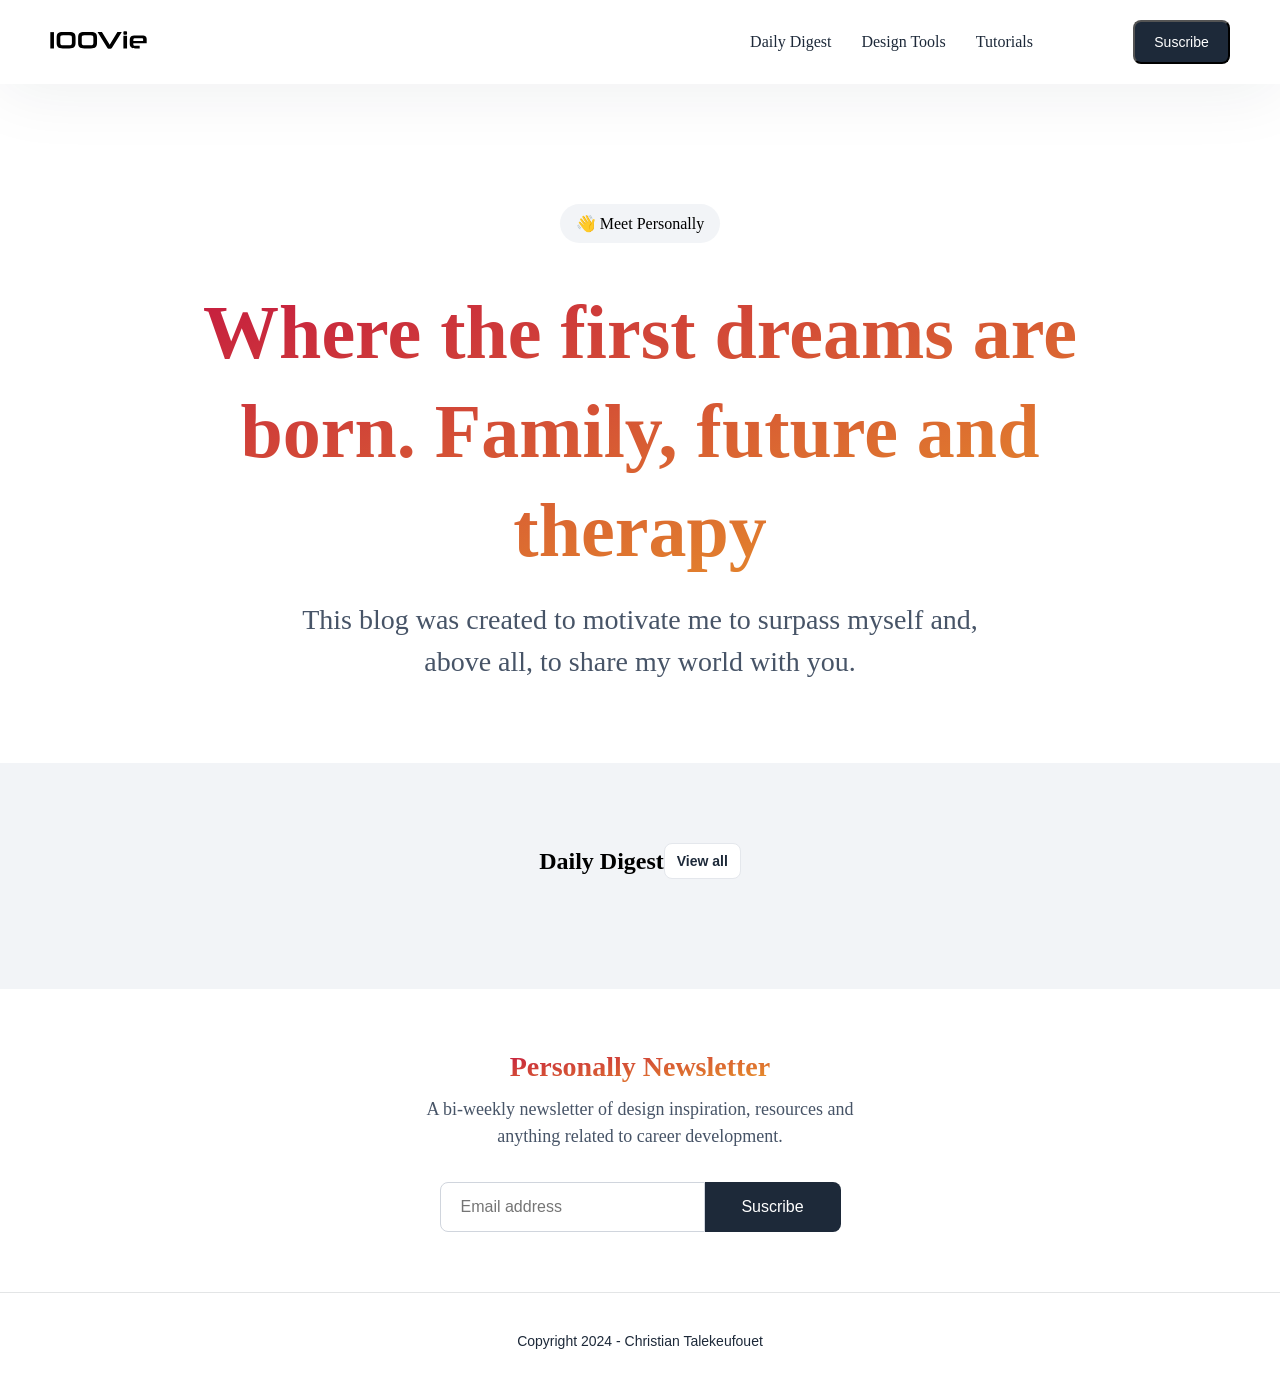
<file: index.html>
<!DOCTYPE html>
<html lang="en">
<head>
    <meta charset="UTF-8">
    <meta name="viewport" content="width=device-width, initial-scale=1.0">
    <title>100Vie</title>
    <link rel="stylesheet" href="./home.css">
    <script src="./home.js" defer></script>
</head>
<body>
    <nav>
        <div class="nav-content">
            <div class="logo">
                <img src="./Assets/logo/100Vie logo.svg" alt="Our logo">
            </div>
            <div class="links-button">
                <div class="navlinks">
                    <ul>
                        <li><a href="../Daily digest page/dailyDigest.html">Daily Digest</a></li>
                        <li><a href="#">Design Tools</a></li>
                        <li><a href="#">Tutorials</a></li>
                    </ul>
                </div>
                <button>Suscribe</button>
            </div>
            <div class="burger-menu">
                <svg class="union" width="24" height="15" viewBox="0 0 24 15" fill="none" xmlns="http://www.w3.org/2000/svg">
                    <path d="M0 1.1C0 0.492487 0.492487 0 1.1 0H22.9C23.5075 0 24 0.492487 24 1.1V1.1C24 1.70751 23.5075 2.2 22.9 2.2H1.1C0.492487 2.2 0 1.70751 0 1.1V1.1Z" fill="#1D2939" />
                    <path d="M0 7.5C0 6.89249 0.492487 6.4 1.1 6.4H22.9C23.5075 6.4 24 6.89249 24 7.5V7.5C24 8.10751 23.5075 8.6 22.9 8.6H1.1C0.492487 8.6 0 8.10751 0 7.5V7.5Z" fill="#1D2939" />
                    <path d="M24 13.9C24 13.2925 23.5075 12.8 22.9 12.8H9.1C8.49249 12.8 8 13.2925 8 13.9V13.9C8 14.5075 8.49249 15 9.1 15H22.9C23.5075 15 24 14.5075 24 13.9V13.9Z" fill="#1D2939" />
                </svg>
            </div>
        </div>
    </nav>
    <div class="hero">
        <div class="hero-content">
            <div class="hero-content-top">
                <div class="hero-tag">
                    <span>👋 Meet Personally</span>
                </div>
            </div>
            <div class="hero-content-bottom">
                <h1>Where the first dreams are born. Family, future and therapy</h1>
                <p>This blog was created to motivate me to surpass myself and, above all, to share my world with you.</p>
            </div>
            
        </div>
    </div>
    <main>
        <div class="main-content">
            <div class="daily-digest-section">
                <div class="digest-section-top">
                    <h2>Daily Digest</h2>
                    <button>View all</button>
                </div>
                <div class="daily-digest-articles" id="daily-digest-articles">
                    
                </div>
            </div>
            
            
        </div>
        
    </main>
    <div class="newsletter">
        <div class="newsletter-content">
            <div class="newsletter-top">
                <h2>Personally Newsletter</h2>
                <p>A bi-weekly newsletter of design inspiration, resources and anything related to career development.</p>
            </div>
            <div class="newsletter-suscribe">
                <input type="email" placeholder="Email address">
                <button>Suscribe</button>
            </div>
        </div>
    </div>
    <footer>
        <div class="copyright">
            <p>Copyright 2024 - Christian Talekeufouet</p>
        </div>
    </footer>
</body>
</html>
</file>
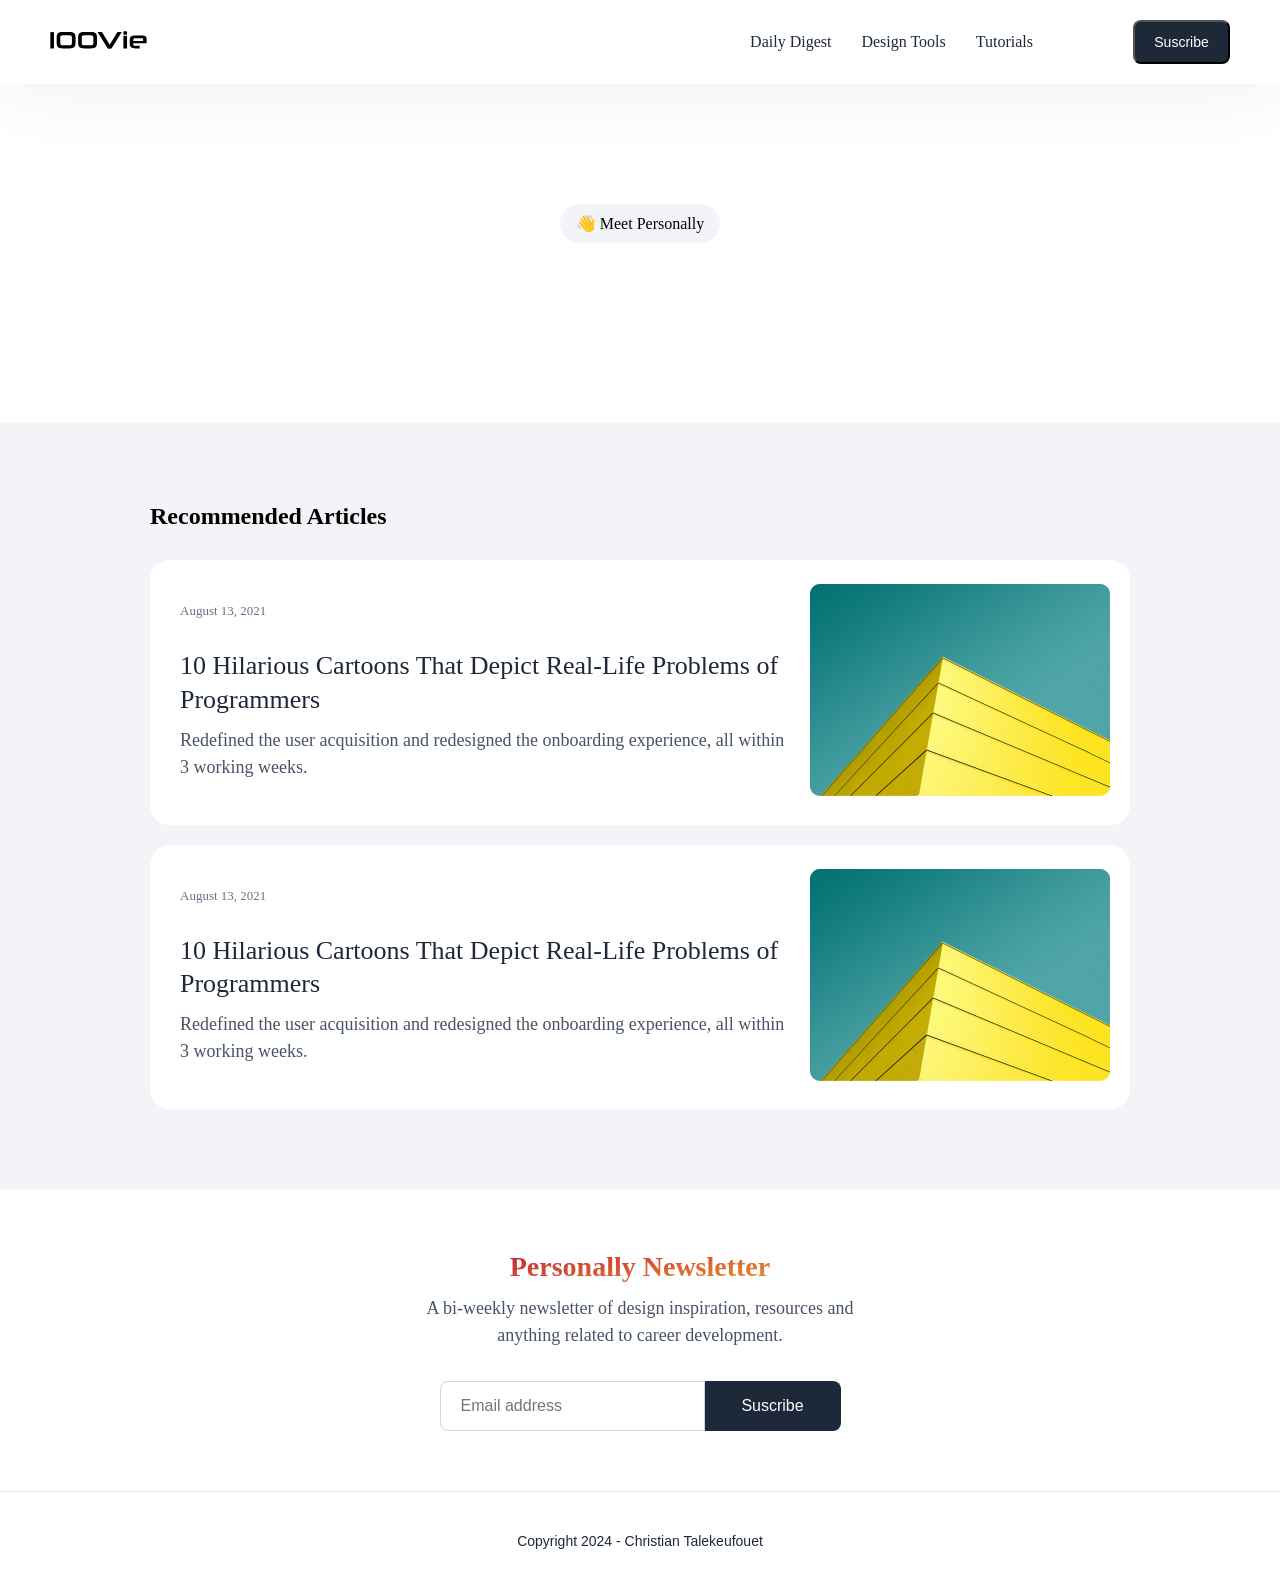
<file: single article page/singleArticle.html>
<!DOCTYPE html>
<html lang="en">
<head>
    <meta charset="UTF-8">
    <meta name="viewport" content="width=device-width, initial-scale=1.0">
    <title>Single Article</title>
    <link rel="stylesheet" href="./singleArticle.css">
    <script src="./singleArticle.js" defer></script>
</head>
<body>
    <nav>
        <div class="nav-content">
            <div class="logo">
                <img src="../Assets/logo/100Vie logo.svg" alt="Our logo">
            </div>
            <div class="links-button">
                <div class="navlinks">
                    <ul>
                        <li><a href="../Daily digest page/dailyDigest.html">Daily Digest</a></li>
                        <li><a href="#">Design Tools</a></li>
                        <li><a href="#">Tutorials</a></li>
                    </ul>
                </div>
                <button>Suscribe</button>
            </div>
            <div class="burger-menu">
                <svg class="union" width="24" height="15" viewBox="0 0 24 15" fill="none" xmlns="http://www.w3.org/2000/svg">
                    <path d="M0 1.1C0 0.492487 0.492487 0 1.1 0H22.9C23.5075 0 24 0.492487 24 1.1V1.1C24 1.70751 23.5075 2.2 22.9 2.2H1.1C0.492487 2.2 0 1.70751 0 1.1V1.1Z" fill="#1D2939" />
                    <path d="M0 7.5C0 6.89249 0.492487 6.4 1.1 6.4H22.9C23.5075 6.4 24 6.89249 24 7.5V7.5C24 8.10751 23.5075 8.6 22.9 8.6H1.1C0.492487 8.6 0 8.10751 0 7.5V7.5Z" fill="#1D2939" />
                    <path d="M24 13.9C24 13.2925 23.5075 12.8 22.9 12.8H9.1C8.49249 12.8 8 13.2925 8 13.9V13.9C8 14.5075 8.49249 15 9.1 15H22.9C23.5075 15 24 14.5075 24 13.9V13.9Z" fill="#1D2939" />
                </svg>
            </div>
        </div>
    </nav>
    <div class="hero">
        <div class="hero-content">
            <div class="hero-content-top">
                <div class="hero-tag">
                    <span>👋 Meet Personally</span>
                </div>
            </div>
            <!--
            <div class="hero-content-bottom">
                <h1>10 hilarious NFT sales that broke the internet</h1>
                <p>AUGUST 13, 2021 • Daily digest</p>
            </div>
            -->
        </div>
    </div>
    <main>
        <!--
        <div class="main-content">
            <div class="main-image">
                <img src="../Assets/images/1 bigger.png" alt="">
            </div>
            <div class="main-content-bottom">
                <div class="paragraph">
                    <p>
                        Design comps, layouts, wireframes—will your clients accept that you go about things the facile way? Authorities in our business will tell in no uncertain terms that Lorem Ipsum is that huge, huge no no to forswear forever. 
                        <br/><br/>
                        Not so fast, I'd say, there are some redeeming factors in favor of greeking text, as its use is merely the symptom of a worse problem to take into consideration.
                        <br/><br/>
                        The toppings you may chose for that TV dinner pizza slice when you forgot to shop for foods, the paint you may slap on your face to impress the new boss is your business. But what about your daily bread? 
                    </p>
                </div>
                <div class="main-content-bottom-image">
                    <img src="../Assets/images/single article image.png" alt="">
                </div>
                <div class="paragraph">
                    <p>
                        The toppings you may chose for that TV dinner pizza slice when you forgot to shop for foods, the paint you may slap on your face to impress the new boss is your business. But what about your daily bread? Not so fast, I'd say, there are some redeeming factors in favor of greeking text, as its use is merely the symptom of a worse problem to take into consideration.
                        <br/><br/>
                        Design comps, layouts, wireframes—will your clients accept that you go about things the facile way? Authorities in our business will tell in no uncertain terms that Lorem Ipsum is that huge, huge no no to forswear forever. 
                    </p>
                </div>
                <div class="quotation">
                    <div class="quotation-left">
                        <div class="rectangle"></div>
                    </div>
                    <div class="quotation-right">
                        <h2>Design comps, layouts, wireframes—we believe that clients will surely accept that you go about things the facile way. It’s a matter of time.</h2>
                    </div>
                </div>
                <div class="paragraph">
                    <p>
                        Design comps, layouts, wireframes—will your clients accept that you go about things the facile way? Authorities in our business will tell in no uncertain terms that Lorem Ipsum is that huge, huge no no to forswear forever. 
                        <br/><br/>
                        Not so fast, I'd say, there are some redeeming factors in favor of greeking text, as its use is merely the symptom of a worse problem to take into consideration.
                        <br/><br/>
                        The toppings you may chose for that TV dinner pizza slice when you forgot to shop for foods, the paint you may slap on your face to impress the new boss is your business. But what about your daily bread?
                    </p>
                </div>
            </div>
        </div>
        -->
    </main>
    <div class="articles-recommandation">
        <div class="articles-recommandation-content">
            <div class="recommandation-title">
                <h2>Recommended Articles</h2>
            </div>
            <div class="recommandation-content">
                <div class="article">
                    <div class="article-left">
                        <span>August 13, 2021</span>
                        <div class="article-left-bottom">
                            <h3>10 Hilarious Cartoons That Depict Real-Life Problems of Programmers</h3>
                            <p>Redefined the user acquisition and redesigned the onboarding experience, all within 3 working weeks.</p>
                        </div>
                    </div>
                    <div class="article-right">
                        <img src="../Assets/images/1.png" alt="">
                    </div>
                </div>
                <div class="article">
                    <div class="article-left">
                        <span>August 13, 2021</span>
                        <div class="article-left-bottom">
                            <h3>10 Hilarious Cartoons That Depict Real-Life Problems of Programmers</h3>
                            <p>Redefined the user acquisition and redesigned the onboarding experience, all within 3 working weeks.</p>
                        </div>
                    </div>
                    <div class="article-right">
                        <img src="../Assets/images/1.png" alt="">
                    </div>
                </div>
            </div>
        </div>
    </div>
    <div class="newsletter">
        <div class="newsletter-content">
            <div class="newsletter-top">
                <h2>Personally Newsletter</h2>
                <p>A bi-weekly newsletter of design inspiration, resources and anything related to career development.</p>
            </div>
            <div class="newsletter-suscribe">
                <input type="email" placeholder="Email address">
                <button>Suscribe</button>
            </div>
        </div>
    </div>
    <footer>
        <div class="copyright">
            <p>Copyright 2024 - Christian Talekeufouet</p>
        </div>
    </footer>
</body>
</html>
</file>
<file: home.css>
@import url('https://fonts.cdnfonts.com/css/graphik-trial');

*{
    margin: 0;
    padding: 0;
    box-sizing: border-box;
    
}

body {
  font-family: 'Graphik';
  box-sizing: border-box;
  background-color: #fff;
}

ul, li {
    list-style: none;
}

a{
    text-decoration: none;
    color: #1D2939;
}

nav{
    display: flex;
    justify-content: center;
    align-items: center;
    height: 84px;
    background-color: #fff;
    box-shadow: 0 4px 70px rgba(30, 40, 52, 0.08);
}

.nav-content{
    display: flex;
    justify-content: space-between;
    align-items: center;
    max-width: 1291.37px;
    width: 100%;
}

.links-button{
    display: flex;
    gap: 100px;
    align-items: center;
}

.links-button button{
    width: 97px;
    height: 44px;
    border-radius: 8px;
    background-color: #1D2939;
    color: #fff;
    font-size: 14px;
    font-weight: 400;
    cursor: pointer;
}

.navlinks ul{
    display: flex;
    gap: 30px;
}

.hero{
    padding-top: 120px;
    padding-bottom: 80px;
   
}

.hero-content {
    display: flex;
    justify-content: center;
    align-items: center;
    flex-direction: column;
    gap: 40px;
}

.hero-tag{
    display: flex;
    justify-content: center;
    align-items: center;
    padding: 10px 16px;
    background-color: #F2F4F7;
    border-radius: 100px;
}

.hero-content-bottom{
    display: flex;
    flex-direction: column;
    justify-content: center;
    align-items: center;
    gap: 20px;

}

.hero-content-bottom h1{
    font-size: 76px;
    font-weight: 700;
    line-height: 130%;
    letter-spacing: -3%;
    color: #1D2939;
    max-width: 970px;
    text-align: center;
    background-image: linear-gradient(to right bottom, #C41740, #EA9C28);
    -webkit-background-clip: text;
    background-clip: text;
    color: transparent;
}

.hero-content-bottom p{
    font-size: 28px;
    font-weight: 400;
    line-height: 150%;
    color: #475467;
    max-width: 690px;
    text-align: center;
}

main{
    display: flex;
    justify-content: center;
    padding-top: 80px;
    padding-bottom: 80px;
    background-color: #F2F4F7;
}
.main-content{
    max-width: 980px;
    display: flex;
    flex-direction: column;
    gap: 100px;
}


.daily-digest-section{
    display: flex;
    flex-direction: column;
    gap: 30px;
}

.digest-section-top{
    display: flex;
    justify-content: space-between;
    align-items: center;
}

.digest-section-top button{
    display: flex;
    align-items: center;
    justify-content: center;
    width: 77px;
    height: 36px;
    background-color: #ffffff;
    border: 1px solid #E4E7EC;
    border-radius: 8px;
    color: #1D2939;
    font-size: 14px;
    font-weight: 600;
    cursor: pointer;
}

.daily-digest-articles{
    display: flex;
    flex-direction: column;
    gap: 20px;
}

.article{
    display: flex;
    gap: 20px;
    align-items: center;
    padding: 24px 20px 24.5px 30px;
    border-radius: 20px;
    background-color: #fff;
    cursor: pointer;
    justify-content: space-between;
}

.article-left{
    display: flex;
    flex-direction: column;
    gap: 30px;
}

.article-left span{
    font-size: 13px;
    font-weight: 400;
    color: #667085;
    line-height: 120%;
}

.article-left-bottom{
    display: flex;
    gap: 10px;
    flex-direction: column;
    
}



.article-left-bottom h3{
    font-size: 26px;
    font-weight: 500;
    line-height: 130%;
    color: #1D2939;
    max-width: 610px;
}

.article-left-bottom p{
    font-size: 18px;
    font-weight: 400;
    line-height: 150%;
    color: #475467;
    max-width: 610px;
}

.article-right{
    display: flex;
    justify-content: center;
    align-items: center;
}

.article-right img{
    width: 300px;
    height: 211.85px;
    border-radius: 10px;
}

.newsletter{
    display: flex;
    align-items: center;
    justify-content: center;
    padding-top: 60px;
    padding-bottom: 60px;
}

.newsletter-content{
    display: flex;
    flex-direction: column;
    gap: 32px;
    justify-content: center;
    align-items: center;
}

.newsletter-top{
    display: flex;
    flex-direction: column;
    align-items: center;
    gap: 10px;
}

.newsletter-top h2{
    font-size: 28px;
    font-weight: 700;
    line-height: 130%;
    text-align: center;
    background-image: linear-gradient(to right bottom, #C41740, #EA9C28);
    -webkit-background-clip: text;
    background-clip: text;
    color: transparent;
}

.newsletter-top p{
    font-size: 18px;
    font-weight: 400;
    line-height: 150%;
    color: #475467;
    max-width: 472px;
    text-align: center;
}

.newsletter-suscribe{
    display: flex;
    gap: 0;
    align-items: center;
}

.newsletter-suscribe input{
    width: 265px;
    height: 50px;
    border: 1px solid #D0D5DD;
    border-radius: 8px 0 0 8px;
    padding: 0 20px;
    font-size: 16px;
    font-weight: 400;
    color: #1D2939;
}

.newsletter-suscribe button{
    width: 136px;
    height: 50px;
    border-radius: 0 8px 8px 0;
    background-color: #1D2939;
    color: #fff;
    font-size: 16px;
    font-weight: 500;
    cursor: pointer;
    border: none;
}

footer{
    display: flex;
    justify-content: center;
    align-items: center;
    height: 100px;
    background-color: #fff;
    box-shadow: inset 0 1px 0 0 rgba(30, 40, 52, 0.12);
}

footer .copyright p{
    font-size: 14px;
    font-weight: 400;
    line-height: 150%;
    font-family: 'Inter', sans-serif;
    color: #1D2939;
}

.burger-menu{
    display: none;
}

@media screen and (max-width: 1400px){
    .nav-content{
        margin: 30px 50px;
    }
}

@media screen and (max-width: 1024px){
    .hero-content-bottom h1{
        font-size: 46px;
        max-width: 550px;
    }

    .hero-content-bottom p{
        font-size: 24px;
        max-width: 550px;
    }

    .article-left-bottom h3{
        font-size: 22px;
        max-width: 390px;
    }
    
    .article-left-bottom p{
        font-size: 16px;
        max-width: 390px;
    }

    .article-right img{
        width: 210px;
        height: 170px;
    }

    .digest-section-top h2{
        font-size: 22px;
    }

    .links-button button{
        display: none;
    }
    
}

@media screen and (max-width: 640px){
    .hero-content-bottom h1{
        font-size: 28px;
        max-width: 330px;
    }


    .hero-content-bottom p{
        font-size: 18px;
        max-width: 343px;
    }


    .article-left-bottom h3{
        font-size: 18px;
        max-width: 311px;
    }
    
    .digest-section-top h2{
        font-size: 16px;
    }

    .article-left-bottom p{
        display: none;
    }

    .article{
        display: flex;
        flex-direction: column;
        gap: 16px;
        align-items: center;
        padding: 24px 0 0 0;
        border-radius: 20px;
        background-color: #fff;
        cursor: pointer;
    }

    .article-right{
        display: inline-flex;
    }

    .article-right img{
        width: 343px;
        height: 180px;
    }

    .article-left{
        display: flex;
        flex-direction: column;
        gap: 12px;
    }

    .daily-digest-section{
        display: flex;
        flex-direction: column;
        gap: 20px;
    }

    .burger-menu{
        display: block;
    }

    .links-button{
        display: none;
    }

    main{
        padding-top: 40px;
        padding-bottom: 40px;
    }

    .main-content{
        gap: 40px;
    }

    .hero{
        padding-top: 60px;
        padding-bottom: 40px;
       
    }

    .newsletter-top h2{
        font-size: 18px;
    }

    .newsletter-top p{
        font-size: 16px;
        max-width: 320px;
    }

    .newsletter-suscribe{
        display: flex;
        flex-direction: column;
        gap: 12px;
        align-items: center;
    }
    
    .newsletter-suscribe input{
        width: 343px;
        height: 50px;
        border: 1px solid #D0D5DD;
        border-radius: 8px;
        
    }
    
    .newsletter-suscribe button{
        width: 343px;
        height: 50px;
        border-radius: 8px;
        
    }

    .newsletter{
        padding-top: 40px;
        padding-bottom: 40px;
    }
    
    
    
}
</file>
<file: single article page/singleArticle.css>
@import url('https://fonts.cdnfonts.com/css/graphik-trial');

.burger-menu{
    display: none;
}

*{
    margin: 0;
    padding: 0;
    box-sizing: border-box;
    
}

body {
  font-family: 'Graphik';
  box-sizing: border-box;
  background-color: #fff;
}

ul, li {
    list-style: none;
}

a{
    text-decoration: none;
    color: #1D2939;
}

nav{
    display: flex;
    justify-content: center;
    align-items: center;
    height: 84px;
    background-color: #fff;
    box-shadow: 0 4px 70px rgba(30, 40, 52, 0.08);
}

.nav-content{
    display: flex;
    justify-content: space-between;
    align-items: center;
    max-width: 1291.37px;
    width: 100%;
}

.links-button{
    display: flex;
    gap: 100px;
    align-items: center;
}

.links-button button{
    width: 97px;
    height: 44px;
    border-radius: 8px;
    background-color: #1D2939;
    color: #fff;
    font-size: 14px;
    font-weight: 400;
    cursor: pointer;
}

.navlinks ul{
    display: flex;
    gap: 30px;
}

.hero{
    padding-top: 120px;
    padding-bottom: 80px;
   
}

.hero-content {
    display: flex;
    justify-content: center;
    align-items: center;
    flex-direction: column;
    gap: 40px;
}

.hero-tag{
    display: flex;
    justify-content: center;
    align-items: center;
    padding: 10px 16px;
    background-color: #F2F4F7;
    border-radius: 100px;
}

.hero-content-bottom{
    display: flex;
    flex-direction: column;
    justify-content: center;
    align-items: center;
    gap: 20px;

}

.hero-content-bottom h1{
    font-size: 76px;
    font-weight: 700;
    line-height: 130%;
    letter-spacing: -3%;
    color: #1D2939;
    max-width: 970px;
    text-align: center;
    background-image: linear-gradient(to right bottom, #C41740, #EA9C28);
    -webkit-background-clip: text;
    background-clip: text;
    color: transparent;
}

.hero-content-bottom p{
    font-size: 28px;
    font-weight: 400;
    line-height: 150%;
    color: #475467;
    max-width: 690px;
    text-align: center;
}

main{
    display: flex;
    flex-direction: column;
    align-items: center;
    padding-bottom: 100px;
}

.main-image{
    display: flex;
    justify-content: center;
    align-items: center;

}

.main-image img{
    width: 1100px;
    height: 580px;
    object-fit: cover;
    border-radius: 10px;
}

.paragraph{
    max-width: 680px;
}

.paragraph p{
    font-size: 18px;
    font-weight: 400;
    line-height: 150%;
    color: #1D2939;

}

.main-content-bottom-image img{
    width: 780px;
    height: 490px;
    object-fit: cover;
    border-radius: 10px;
}

.main-content-bottom{
    display: flex;
    flex-direction: column;
    gap: 40px;
    align-items: center;
    margin-top: 50px;
}

.quotation{
    display: flex;
    gap: 22px;
    align-items: center;
}

.quotation-left .rectangle{
    width: 8px;
    height: 128px;
    background-color: #C41740;
}

.quotation-right h2{
    font-size: 32px;
    font-weight: 600;
    line-height: 140%;
    color: #1D2939;
    max-width: 740px;
}

.article{
    display: flex;
    gap: 20px;
    align-items: center;
    padding: 24px 20px 24.5px 30px;
    border-radius: 20px;
    background-color: #fff;
    cursor: pointer;
}

.article-left{
    display: flex;
    flex-direction: column;
    gap: 30px;
}

.article-left span{
    font-size: 13px;
    font-weight: 400;
    color: #667085;
    line-height: 120%;
}

.article-left-bottom{
    display: flex;
    gap: 10px;
    flex-direction: column;
    
}

.article-left-bottom h3{
    font-size: 26px;
    font-weight: 500;
    line-height: 130%;
    color: #1D2939;
    max-width: 610px;
}

.article-left-bottom p{
    font-size: 18px;
    font-weight: 400;
    line-height: 150%;
    color: #475467;
    max-width: 610px;
}

.articles-recommandation{
    background-color: #F2F4F7;
    display: flex;
    flex-direction: column;
    align-items: center;    
    gap: 30px;
    padding-bottom: 80px;
    padding-top: 80px;
}

.articles-recommandation-content{
    display: flex;
    flex-direction: column;
    gap: 30px;
}

.recommandation-content{
    display: flex;
    flex-direction: column;
    gap: 20px;
    max-width: 980px;
}

.newsletter{
    display: flex;
    align-items: center;
    justify-content: center;
    padding-top: 60px;
    padding-bottom: 60px;
}

.newsletter-content{
    display: flex;
    flex-direction: column;
    gap: 32px;
    justify-content: center;
    align-items: center;
}

.newsletter-top{
    display: flex;
    flex-direction: column;
    align-items: center;
    gap: 10px;
}

.newsletter-top h2{
    font-size: 28px;
    font-weight: 700;
    line-height: 130%;
    text-align: center;
    background-image: linear-gradient(to right bottom, #C41740, #EA9C28);
    -webkit-background-clip: text;
    background-clip: text;
    color: transparent;
}

.newsletter-top p{
    font-size: 18px;
    font-weight: 400;
    line-height: 150%;
    color: #475467;
    max-width: 472px;
    text-align: center;
}

.newsletter-suscribe{
    display: flex;
    gap: 0;
    align-items: center;
}

.newsletter-suscribe input{
    width: 265px;
    height: 50px;
    border: 1px solid #D0D5DD;
    border-radius: 8px 0 0 8px;
    padding: 0 20px;
    font-size: 16px;
    font-weight: 400;
    color: #1D2939;
}

.newsletter-suscribe button{
    width: 136px;
    height: 50px;
    border-radius: 0 8px 8px 0;
    background-color: #1D2939;
    color: #fff;
    font-size: 16px;
    font-weight: 500;
    cursor: pointer;
    border: none;
}

footer{
    display: flex;
    justify-content: center;
    align-items: center;
    height: 100px;
    background-color: #fff;
    box-shadow: inset 0 1px 0 0 rgba(30, 40, 52, 0.12);
}

footer .copyright p{
    font-size: 14px;
    font-weight: 400;
    line-height: 150%;
    font-family: 'Inter', sans-serif;
    color: #1D2939;
}

@media screen and (max-width: 1400px){
    .nav-content{
        margin: 30px 50px;
    }
}

@media screen and (max-width: 1280px){
    .main-image img{
        width: 900px;
        height: 500px;
    }
}

@media screen and (max-width: 1024px){
    .hero-content-bottom h1{
        font-size: 46px;
        max-width: 550px;
    }

    .hero-content-bottom p{
        font-size: 24px;
        max-width: 550px;
    }

    .main-image img{
        width: 670px;
        height: 400px;
    }

    .main-content-bottom-image img{
        width: 607.19px;
        height: 380px;
    }

    .quotation-left .rectangle{
        width: 8px;
        height: 90px;
    }

    .quotation-right h2{
        font-size: 22px;
        max-width: 530px;
    }

    .paragraph{
        max-width: 502.5px;
    }

    .article-left-bottom h3{
        font-size: 22px;
        max-width: 390px;
    }
    
    .article-left-bottom p{
        font-size: 16px;
        max-width: 390px;
    }

    .article-right img{
        width: 210px;
        height: 170px;
    }

    .recommandation-title h2{
        font-size: 22px;
    }




    .links-button button{
        display: none;
    }
}

@media screen and (max-width: 640px){
    .hero-content-bottom h1{
        font-size: 28px;
        max-width: 330px;
    }


    .hero-content-bottom p{
        font-size: 18px;
        max-width: 343px;
    }

    .article-left-bottom h3{
        font-size: 18px;
        max-width: 311px;
    }
    
    .recommandation-title h2{
        font-size: 16px;
    }

    .article-left-bottom p{
        display: none;
    }

    .article{
        display: flex;
        flex-direction: column;
        gap: 16px;
        align-items: center;
        padding: 24px 0 0 0;
        border-radius: 20px;
        background-color: #fff;
        cursor: pointer;
    }

    .article-right{
        display: inline-flex;
    }

    .article-right img{
        width: 343px;
        height: 180px;
    }

    .article-left{
        display: flex;
        flex-direction: column;
        gap: 12px;
    }

    .articles-recommandation{
        display: flex;
        flex-direction: column;
        gap: 20px;
    }


    .main-image img{
        width: 375px;
        height: 220px;
    }

    .main-content-bottom-image img{
        width: 334px;
        height: 220px;
    }

    .quotation-left .rectangle{
        width: 6.49px;
        height: 90px;
    }

    .quotation-right h2{
        font-size: 18px;
        max-width: 309.76px;
    }

    .paragraph{
        max-width: 334px;
    }

    .paragraph p{
        font-size: 16px;
    }




    .burger-menu{
        display: block;
    }

    .links-button{
        display: none;
    }

    .hero{
        padding-top: 60px;
        padding-bottom: 40px;
       
    }

    .newsletter-top h2{
        font-size: 18px;
    }

    .newsletter-top p{
        font-size: 16px;
        max-width: 320px;
    }

    .newsletter-suscribe{
        display: flex;
        flex-direction: column;
        gap: 12px;
        align-items: center;
    }
    
    .newsletter-suscribe input{
        width: 343px;
        height: 50px;
        border: 1px solid #D0D5DD;
        border-radius: 8px;
        
    }
    
    .newsletter-suscribe button{
        width: 343px;
        height: 50px;
        border-radius: 8px;
        
    }

    .newsletter{
        padding-top: 40px;
        padding-bottom: 40px;
    }
}
</file>
